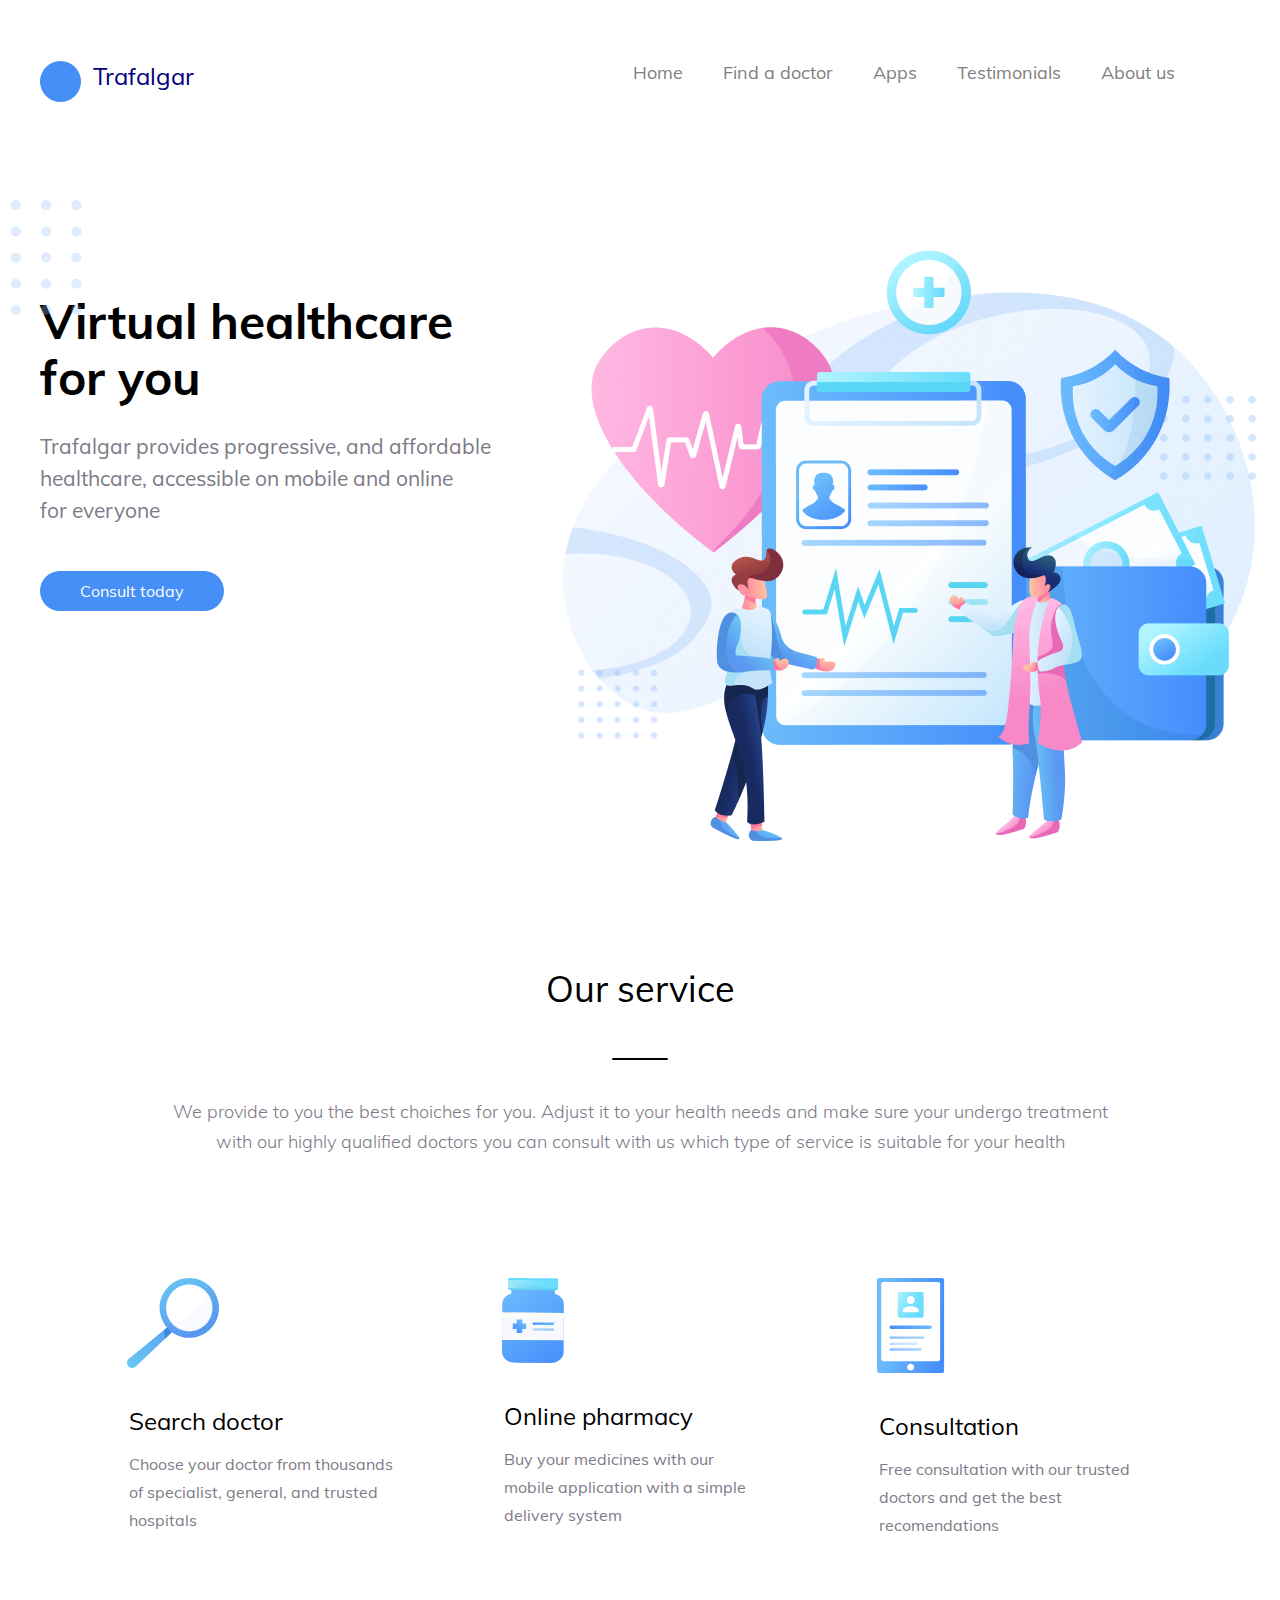
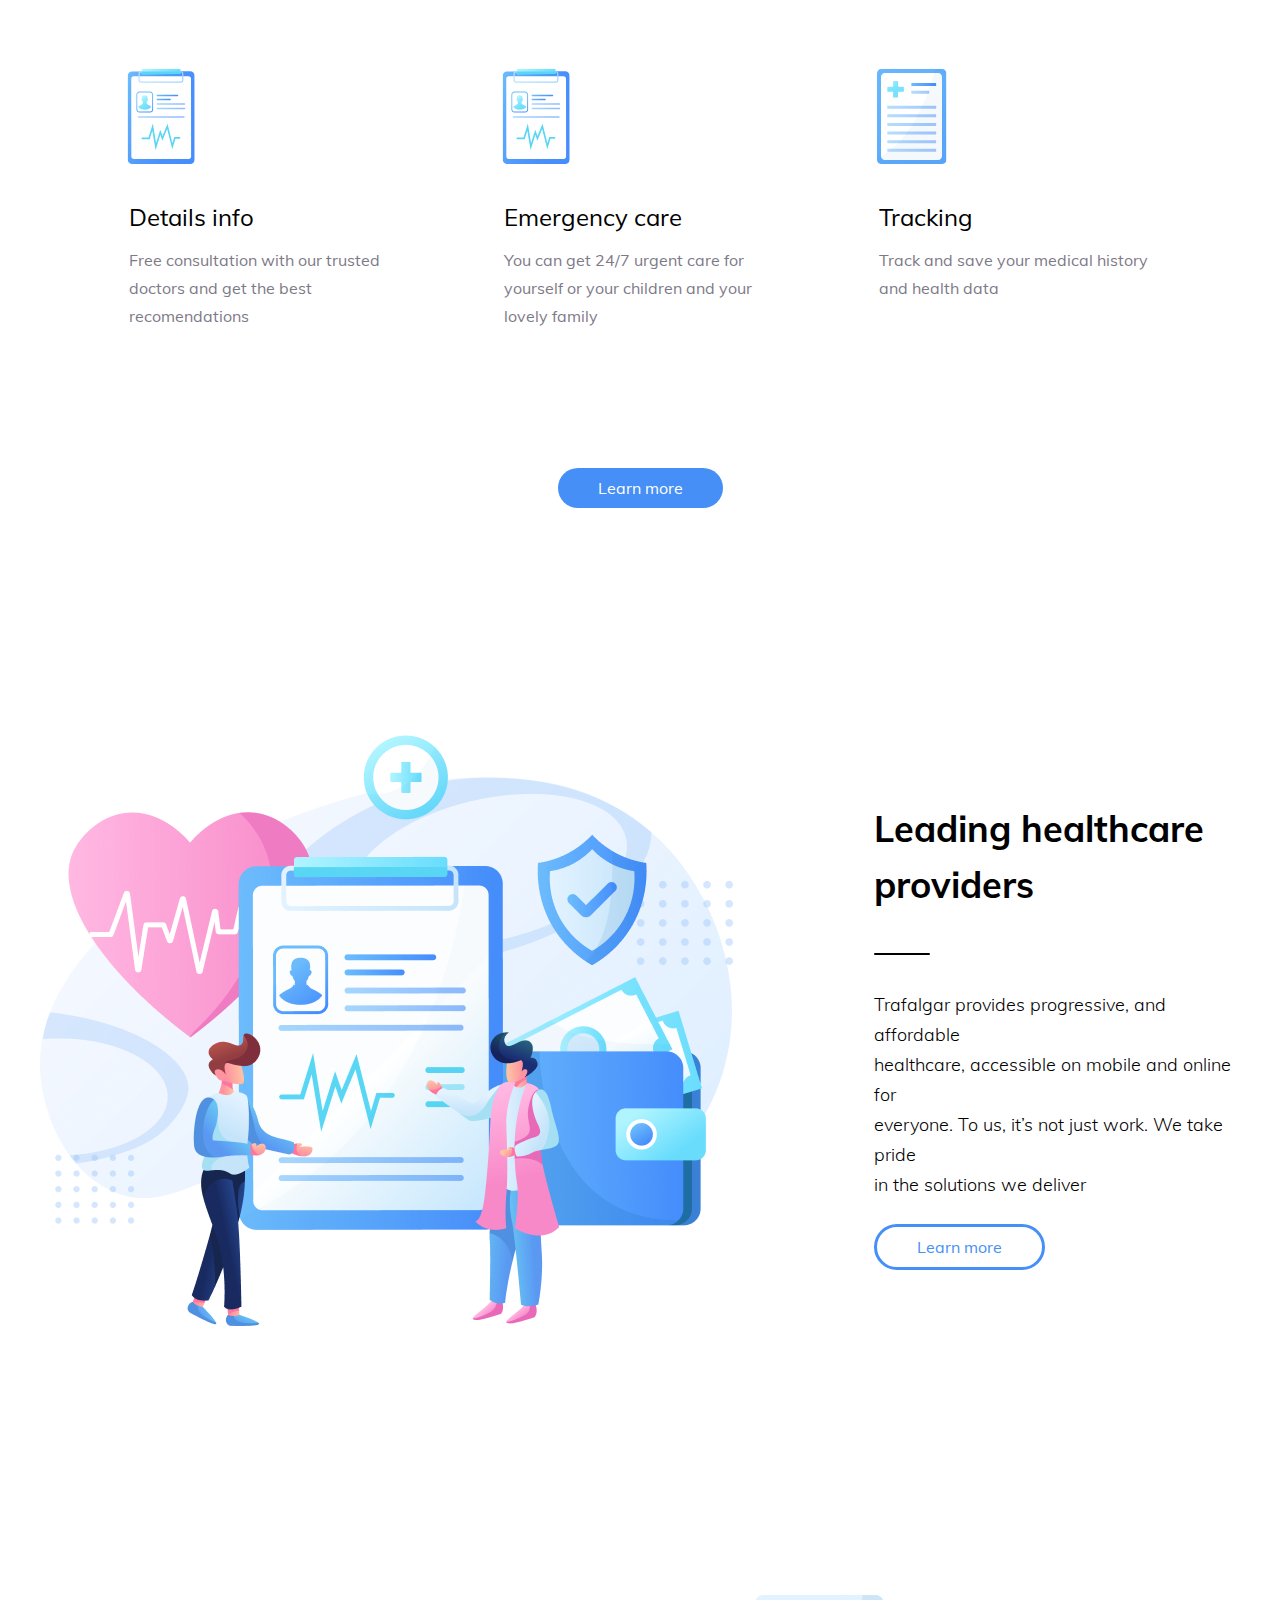
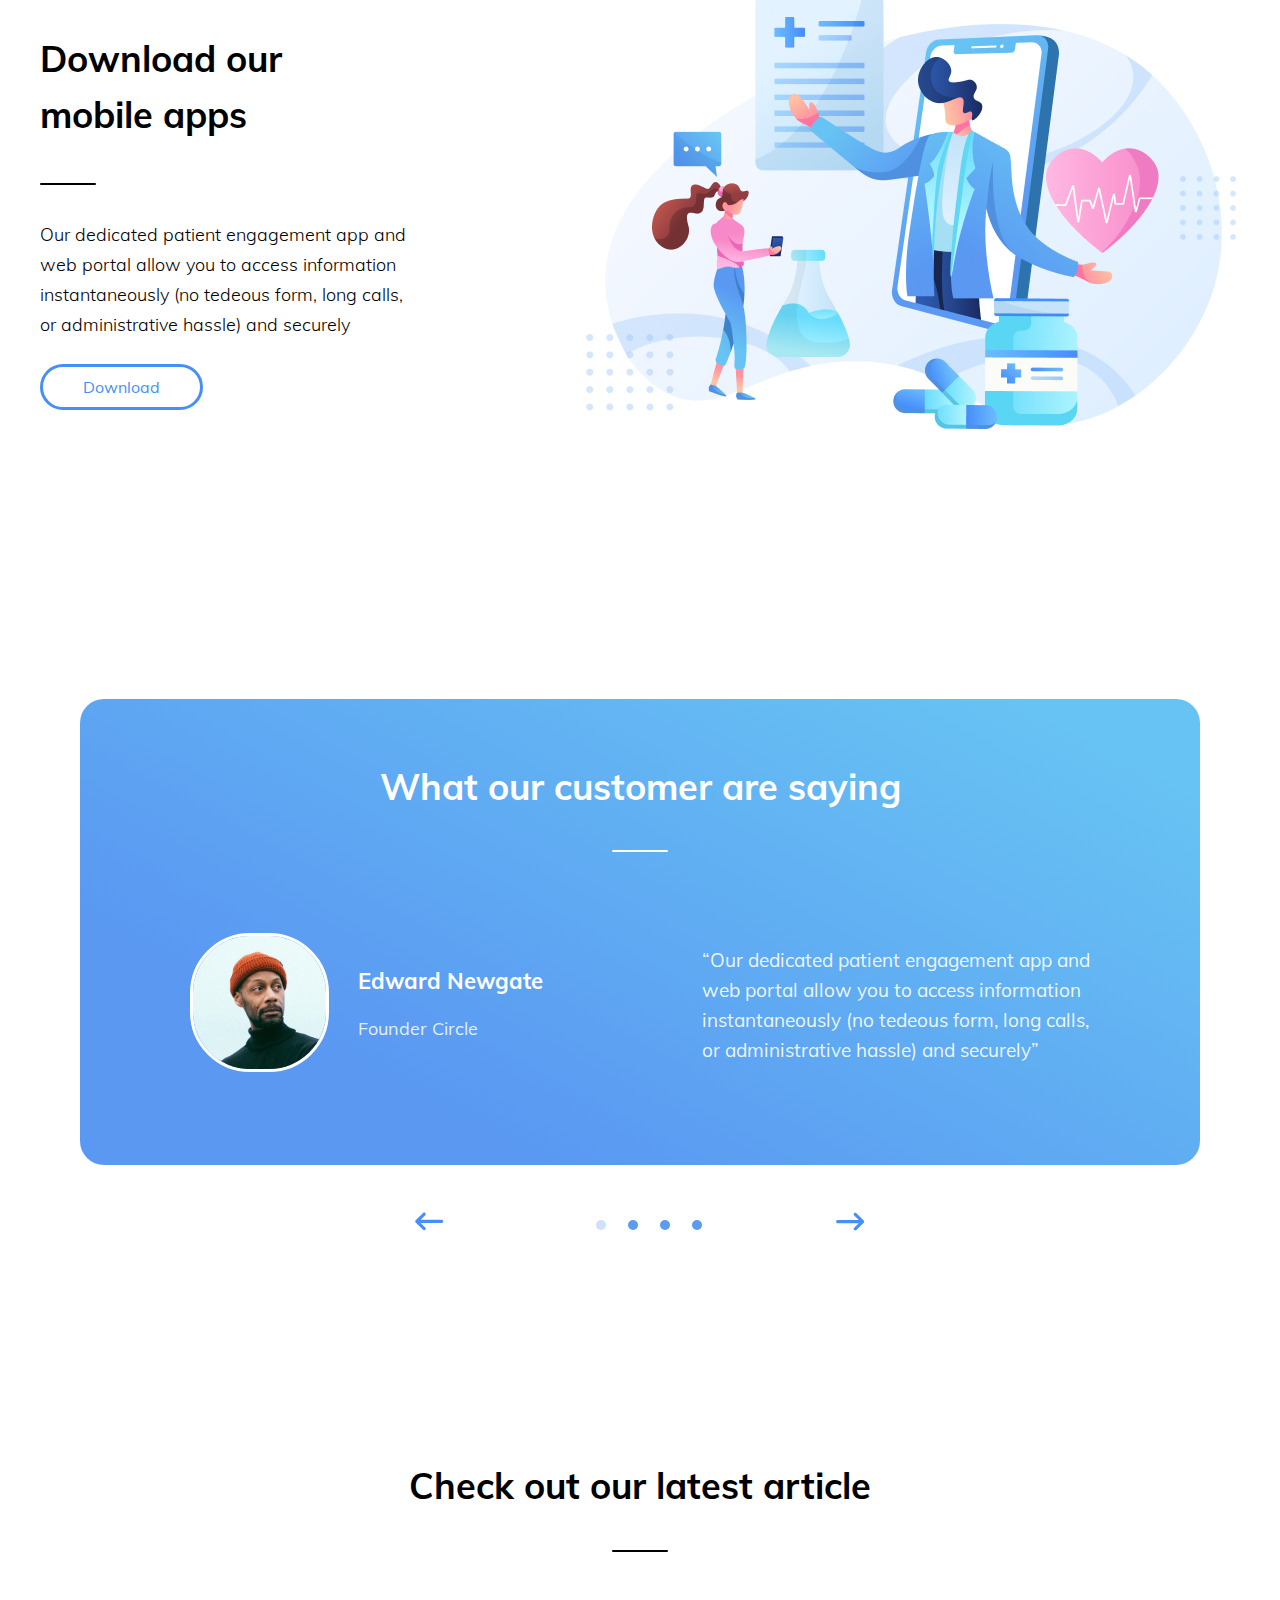
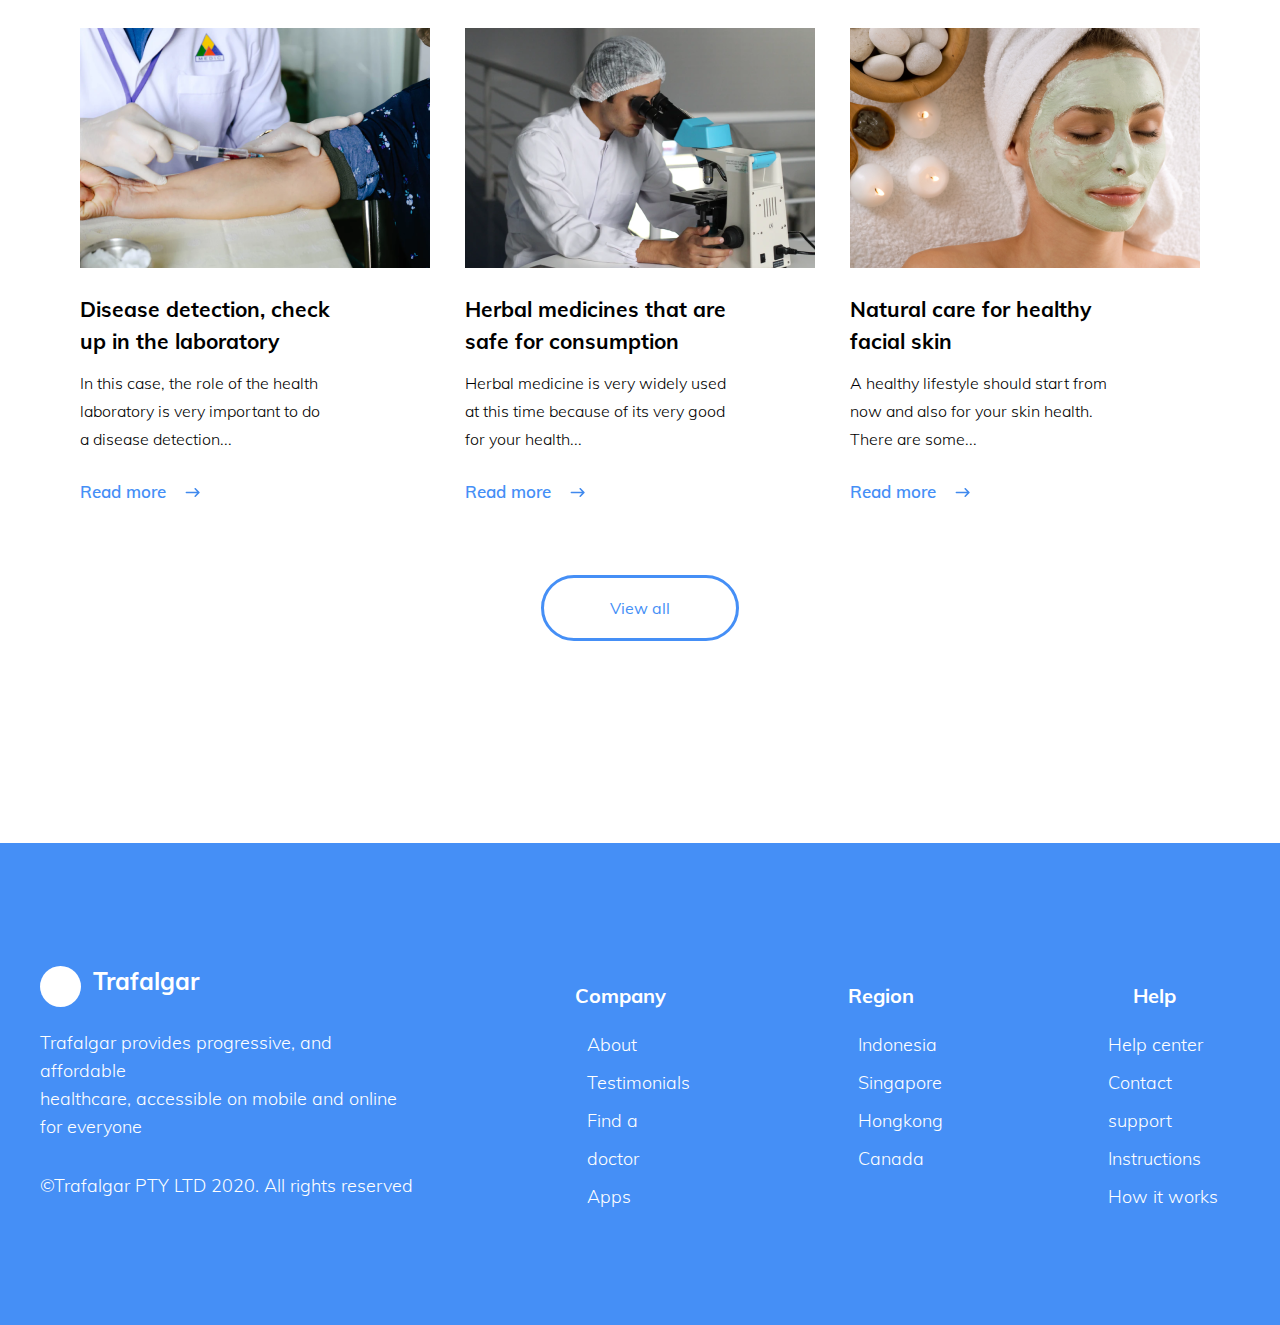
<file: index.html>
<!DOCTYPE html>
<html lang="en">
<head>
    <meta charset="UTF-8">
    <meta http-equiv="X-UA-Compatible" content="IE=edge">
    <meta name="viewport" content="width=device-width, initial-scale=1.0">
    <link rel="stylesheet" href="css/style.css">
    <title>Document</title>
</head>
<body>
    <header>

        <div class="container">
            
            <div class="logo">
                <img src="img/Ellipse 7.svg" alt="" >
                <span>Trafalgar</span>
            </div>

            <menu>
                <ul>
                    <li><a href="#">Home</a></li>
                    <li><a href="#">Find a doctor</a></li>
                    <li><a href="#">Apps</a></li>
                    <li><a href="#">Testimonials</a></li>
                    <li><a href="#">About us</a></li>
                </ul>
            </menu>

        </div>
    </header>

    <!-- ---------------------------------------------------------- -->

    <div class="section">
        <div class="container">
            <div class="main_info">
                <h1>Virtual healthcare <br> for you</h1>

                <div class="main_text">
                    Trafalgar provides progressive, and affordable <br>
                    healthcare, accessible on mobile and online <br>
                    for everyone
                </div>

                <div class="main_button">
                    <button><a href="#">Consult today</a></button>
                </div>

                <div class="main_image">
                    <img src="img/trafalgar-header illustration 1.png" alt="">
                </div>
            </div>
        </div>
        <div class="header_img">
            <img src="img/element.svg" alt="">
        </div>
    </div>

    <!-- ----------------------------------------------------- -->

    <div class="service">
        <div class="service_main">
            <div class="service_text">
                Our service
            </div>
            <p><img src="img/Rectangle 2.svg" alt=""></p>
            <div class="service_p">
                We provide to you the best choiches for you. Adjust it to your health needs and make sure your undergo treatment <br> with
                our highly qualified doctors you can consult with us which type of service is suitable for your health
            </div>
        </div>
    </div>

    <!-- ----------------------------------------------------- -->
    
    <div class="ser">
        <div class="service_container">
            <div class="doctor">
                <div class="nav_one">
                    <div class="nav_image">
                        <img src="img/Group.svg" alt="">
                    </div>
                    <div class="nav_title">
                        Search doctor
                    </div>
                    <div class="nav_text">
                        Choose your doctor from thousands  <br> of specialist, general, and trusted  <br> hospitals
                    </div>
                </div>
                <!-- ----------------------------------------------------- -->
                
                <div class="nav_one">
                    <div class="nav_image">
                        <img src="img/qwqw.svg" alt="">
                    </div>
                    <div class="nav_title">
                        Online pharmacy
                    </div>
                    <div class="nav_text">
                        Buy your medicines with our <br> mobile application with a simple  <br> delivery system
                    </div>
                </div>

                <!-- ----------------------------------------------------- -->

                <div class="nav_one">
                    <div class="nav_image">
                        <img src="img/Frame.svg" alt="">
                    </div>
                    <div class="nav_title">
                        Consultation
                    </div>
                    <div class="nav_text">
                        Free consultation with our trusted <br> doctors and get the best <br> recomendations
                    </div>
                </div>

                <!-- ----------------------------------------------------- -->
                
                <div class="nav_one">
                    <div class="nav_image">
                        <img src="img/ccd.svg" alt="">
                    </div>
                    <div class="nav_title">
                        Details info
                    </div>
                    <div class="nav_text">
                        Free consultation with our trusted <br> doctors and get the best <br> recomendations
                    </div>
                </div>

                <!-- ----------------------------------------------------- -->
                
                <div class="nav_one">
                    <div class="nav_image">
                        <img src="img/ccd.svg" alt="">
                    </div>
                    <div class="nav_title">
                        Emergency care
                    </div>
                    <div class="nav_text">
                        You can get 24/7 urgent care for <br> yourself or your children and your <br>
                        lovely family
                    </div>
                </div>

                <!-- ------------------------------------------------------------------- -->

                <div class="nav_one">
                    <div class="nav_image">
                        <img src="img/dcd.svg" alt="">
                    </div>
                    <div class="nav_title">
                        Tracking
                    </div>
                    <div class="nav_text">
                        Track and save your medical history <br> and health data
                    </div>
                </div>
            </div>
            <div class="button_learn">
                <button>Learn more</button>
            </div>
        </div>
    </div>

    <!-- ----------------------------------------------------- -->

    <div class="provaiders">
        <div class="container">
            <div class="lead">
                <div class="lead_image">
                    <img src="img/trafalgar-header illustration 1.png" alt="">
                </div>
                <div class="lead_text">
                    <div class="lead_h1">
                        Leading healthcare providers
                    </div>
                    <div class="lead_p">
                        <img src="img/Rectangle 2.svg" alt="">
                    </div>
                    <div class="lead_txt">
                        Trafalgar provides progressive, and affordable <br> healthcare, accessible on mobile and online for <br> everyone. To us, it’s not
                        just work. We take pride <br>
                        in the solutions we deliver
                    </div>
                    <div class="lead_button">
                        <a href="#" class="lead_btn">Learn more</a>
                    </div>
                </div>
            </div>
        </div>
    </div>

    <!-- ----------------------------------------------------- -->

    <div class="mobile">
        <div class="container">
            <div class="mobile_apps">
                <div class="mobile_all">
                    <div class="mobile_h1">
                        Download our <br>
                        mobile apps
                    </div>
                    <div class="mobile_p">
                        <img src="img/Rectangle 2.svg" alt="">
                    </div>
                    <div class="mobile_txt">
                        Our dedicated patient engagement app and <br>
                        web portal allow you to access information <br> instantaneously (no tedeous form, long calls,<br>
                        or administrative hassle) and securely
                    </div>
                    <div class="mobile_button">
                        <a href="#" class="btn">Download</a>
                    </div>
                </div>


                <div class="mobile_image">
                    <img src="img/trafalgar-illustration sec03 1.png" alt="">
                </div>
            </div>
        </div>
    </div>
    
    <!-- ----------------------------------------------------- -->

    <div class="men">
        <div class="container">
            <div class="men_container">
                <div class="men_h1">
                    What our customer are saying
                </div>
                <div class="men_p">
                    <img src="img/Rectangle 17.svg" alt="">
                </div>
                <div class="mens">
                    <div class="menstars">
                            <div class="mens_image">
                                <img src="img/image 1.png" alt="">
                            </div>
                            <div class="mens_p">
                                <div class="div_mp">Edward Newgate</div>
                                <div class="div_txt_p">Founder Circle</div>
                            </div>
                    </div>

                            <div class="mens_txt">
                                “Our dedicated patient engagement app and <br>
                                web portal allow you to access information <br> instantaneously (no tedeous form, long calls,<br>
                                or administrative hassle) and securely”
                            </div>
                        
                    </div>
                </div>
            </div>
            <div class="strelochka">
                <div class="str_1">
                    <div class="str_one">
                        <img src="img/1.svg" alt="">
                    </div>
                </div>
                
                <div class="str_3">
                    <div class="str_all">
                        <img src="img/4.svg" alt="">
                        <img src="img/3.svg" alt="">
                        <img src="img/3.svg" alt="">
                        <img src="img/3.svg" alt="">
                    </div>
                </div>

                <div class="str_2">
                    <div class="str_two">
                        <img src="img/2.svg" alt="">
                    </div>
                </div>
            </div>
        
        </div>
    </div>


    <!-- ----------------------------------------------------- -->

    <div class="check_block">
        <div class="check_container">
            <div class="check">
                Check out our latest article
            </div>
            <div class="check_par">
                <img src="img/Rectangle 2.svg" alt="">
            </div>

            <div class="check_info">
                <div class="check_nav">
                    <div class="check_img">
                        <img src="img/image 2.png" alt="">
                    </div>
                    <div class="check_h1">
                        Disease detection, check <br>
                        up in the laboratory
                    </div>
                    <div class="check_p">
                        In this case, the role of the health <br> laboratory is very important to do <br>
                        a disease detection...
                    </div>
                    <div class="check_icons">
                        <a href="">Read more<img src="img/oo.svg" alt=""></a>
                    </div>
                </div>

                <!-- ----------------------------------------------------- -->

                <div class="check_nav">
                    <div class="check_img">
                        <img src="img/image 2 (1).png" alt="">
                    </div>
                    <div class="check_h1">
                        Herbal medicines that are <br>
                        safe for consumption
                    </div>
                    <div class="check_p">
                        Herbal medicine is very widely used <br> at this time because of its very good <br> for your health...
                    </div>
                    <div class="check_icons">
                        <a href="">Read more<img src="img/oo.svg" alt=""></a>
                    </div>
                </div>

                <!-- ----------------------------------------------------- -->

                <div class="check_nav">
                    <div class="check_img">
                        <img src="img/image 3.png" alt="">
                    </div>
                    <div class="check_h1">
                        Natural care for healthy <br>
                        facial skin
                    </div>
                    <div class="check_p">
                        A healthy lifestyle should start from <br> now and also for your skin health.<br>
                        There are some...
                    </div>
                    <div class="check_icons">
                        <a href="">Read more<img src="img/oo.svg" alt=""></a>
                    </div>
                </div>
            </div>
            <div class="check_button">
                <a href="">View all</a>
            </div>
        </div>
    </div>

    <!-- ----------------------------------------------------- -->

    <footer>
        <div class="container">
            <div class="footer_all">
                <div class="footer_alltwo">
                    <div class="footer_l">
                        <div class="logo_footer">
                            <img src="img/Ellipse 8.svg" alt="">
                            <span>Trafalgar</span>
                        </div>
                        <div class="footer_p">
                            Trafalgar provides progressive, and affordable <br> healthcare, accessible on mobile and online <br>
                            for everyone
                        </div>
                        <div class="footer_pp">
                            ©Trafalgar PTY LTD 2020. All rights reserved
                        </div>
                    </div>
                </div>
                <div class="footer_menu">
                    <div class="footer_menuli">
                        <div class="li_menu">
                            <div class="li_h1">
                                Company
                            </div>
                            <li><a href="">About</a></li>
                            <li><a href="">Testimonials</a></li>
                            <li><a href="">Find a doctor</a></li>
                            <li><a href="">Apps</a></li>
                        </div>
                    </div>

                    <div class="footer_menuli">
                        <div class="li_menu">
                            <div class="li_h1">
                                Region
                            </div>
                            <li><a href="">Indonesia</a></li>
                            <li><a href="">Singapore</a></li>
                            <li><a href="">Hongkong</a></li>
                            <li><a href="">Canada</a></li>
                        </div>
                    
                    </div>

                    <div class="footer_menuli">
                        <div class="li_menu">
                            <div class="li_h1">
                                Help
                            </div>
                            <li><a href="">Help center</a></li>
                            <li><a href="">Contact support</a></li>
                            <li><a href="">Instructions</a></li>
                            <li><a href="">How it works</a></li>
                        </div>
                    
                    </div>

                </div>
            </div>
        </div>
    </footer>

</body>
</html>
</file>
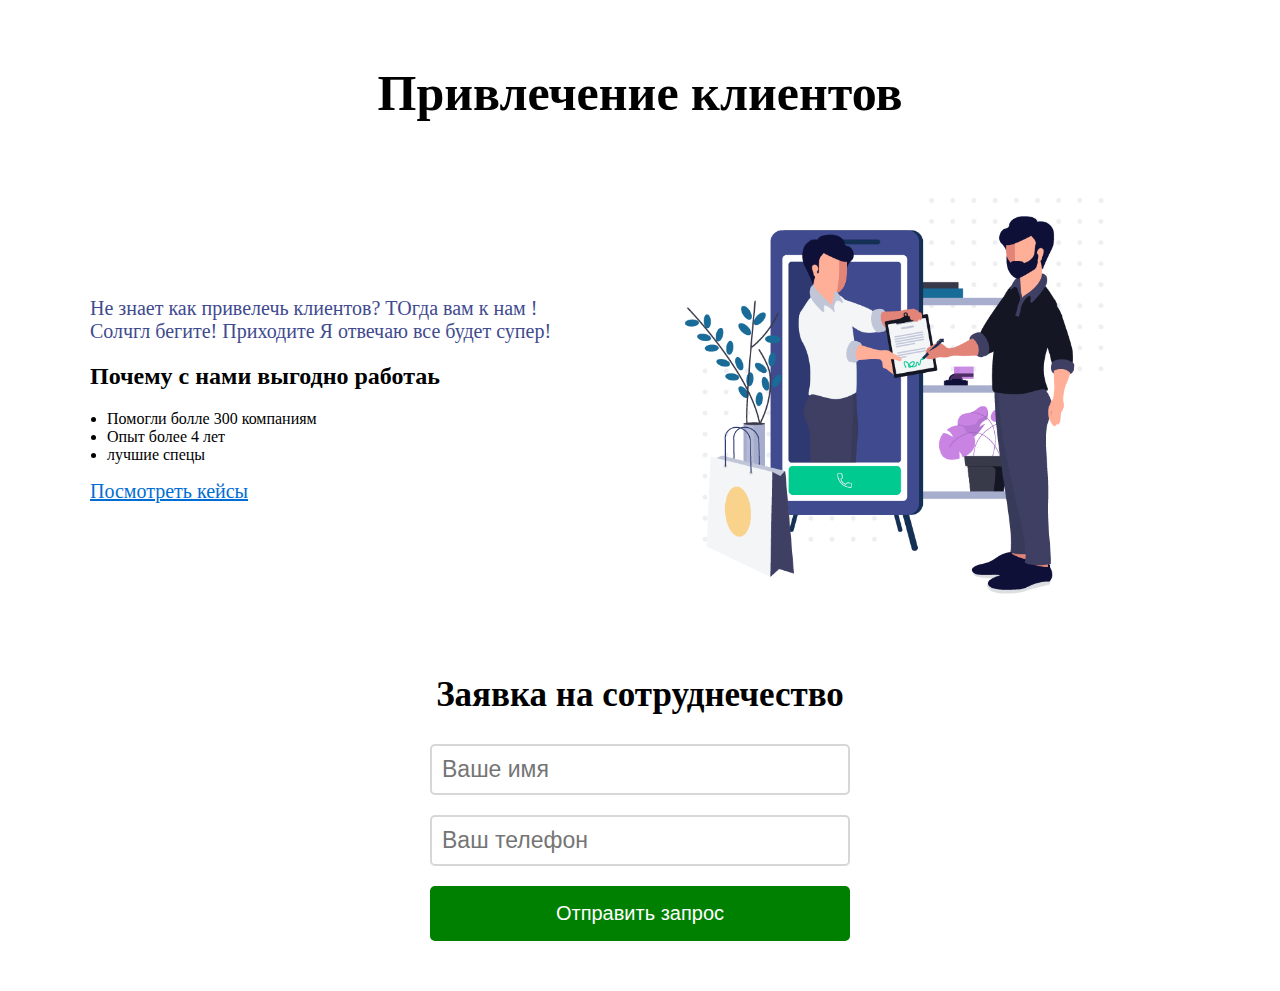
<file: clients/index.html>
<!DOCTYPE html>
<html lang="en">
<head>
    <meta charset="UTF-8">
    <meta http-equiv="X-UA-Compatible" content="IE=edge">
    <meta name="viewport" content="width=device-width, initial-scale=1.0">
    <link rel="stylesheet" href="css/style.css">
    <title>Document</title>
</head>
<body>
    <h1 class="title">Привлечение  <span>клиентов</span></h1>
    

    <div class="main">
        <div class="main_info">
            <p>Не знает как привелечь клиентов? ТОгда вам к нам ! Солчгл бегите! Приходите Я отвечаю все будет супер!</p>
            <h2>Почему с нами выгодно работаь </h2>
            <ul>
                <li>Помогли болле 300 компаниям</li>
                <li>Опыт более 4 лет</li>
                <li>лучшие спецы</li>
            </ul>
            <a href="https://www.google.com/">Посмотреть кейсы</a>
        </div>
    

        

        <img src="image.png" alt="">

    </div>


    <div class="form">
        <h2>Заявка на сотруднечество</h2>
        <input type="text" placeholder="Ваше имя">
        <input type="text" placeholder="Ваш телефон">
        
        <button>Отправить запрос</button>
    </div>

</body>
</html>
</file>
<file: css/style.css>
*{
    margin: 0;
    padding: 0;
    list-style: none;
    text-decoration: none;
    color: inherit;
    font-size: 100%;
    box-sizing: border-box;
}

@font-face {
    font-family:'mul';
    src: url(../fonts/Mulish.ttf);
}

body{
    font-family: 'mul';
}
header{
    padding-top: 61px;

}


.container{
    max-width: 1200px;
    margin: 0 auto;
    /* background: red; */
    display: flex;
}
.logo img {
    vertical-align: bottom;
}

span{
    color:#000080;
    font-size: 24px;
    margin-left: 12px;
    position: absolute;
    
}

menu{
    margin-left: 512px;
}

menu ul{
    display: flex;
}

li{
    margin-left: 40px;
}
li a{
    font-size: 18px;
    color: grey;
    text-decoration: none;
}

li a:hover{
    color: #000;
}

h1{
    margin-top: 191px;
    font-size: 48px;
    line-height: 56px
}

.main_text{
    margin-top: 25px;
    font-size: 21px;
    line-height: 32px;
    color: #7D7987;
}

.main_button{
    margin-top: 45px;
}

button{
    background: #458FF6;
    border-radius: 55px;
    padding: 10px 40px 10px 40px;
    border: none;
    font-family: 'mul';
    color: #FFF;
    transition: background-color .5s;
}

button:hover{
    cursor: pointer;
    background: #7D7987;
}

.main_image{
    position: absolute;
    left:44%;
    top:27%;
}

.header_img img{
    position: absolute;
    bottom: 65%;
}

/* ------------------------- */

.service{
    margin-top: 350px;
}
.service_main{
    display: flex;
    align-items: center;
    justify-content: center;
    flex-direction: column;
}

.service_text{
    font-size: 36px;
    line-height: 56px
}
p{
    margin-top: 27px;
}
.service_p{
    margin-top: 33px;
    text-align: center;
    font-weight: 300;
    font-size: 18px;
    line-height: 30px;
    color: #7D7987;
}
/* -------------------------------------------- */

.ser{
    margin-top: 60px;
    /* max-width: 1250px; */
    /* background: red; */
}

.service_container{
    width: 1100px;
    margin: 0 auto;
}

.doctor{
    /* width: 950; */
    /* background: black; */
    display: flex;
    align-items: center;
    justify-content: space-between;
    flex-wrap: wrap;
    
}

.nav_one{
    width: 350px;
    height: 354px;
    background: #FFF;
    border-radius: 20px;
    margin-bottom: 37px;
}

.nav_one:hover{
    cursor: pointer;
}

.nav_image{
    padding: 61px 221px 0px 37px;
}

.nav_title{
    margin-top: 21px;
    padding-left: 39px;
    font-size: 24px;
    line-height: 56px;
}
.nav_text{
    margin-top: 1px;
    padding-left: 39px;
    font-size: 16px;
    line-height: 28px;
    color:#7D7987;
}

.button_learn{
    margin-top: 69px;
    display: flex;
    align-items: center;
    justify-content: center;
}

/* ------------------------------------------------------- */

.provaiders{
    margin-top: 220px;
}

.container{
    /* background: red; */
}

.lead{
    width: 100%;
    display: flex;
    align-items: center;
    /* justify-content: center; */
}

.lead_text{
    margin-left: 141px;
}
.lead_h1{
    font-size: 36px;
    line-height: 56px;
    font-weight: 700;
    margin-bottom: 26px;
}
.lead_p{
    margin-bottom: 31px;
}
.lead_txt{
    font-weight: 300;
    font-size: 18px;
    line-height: 30px;
    margin-bottom: 37px;
}

.lead_button > .lead_btn{
    /* background: #458FF6; */
    border-radius: 55px;
    padding: 10px 40px 10px 40px;
    /* border: none; */
    border:solid;
    color: #458FF6;
    transition: background-color .5s;
}

.lead_btn:hover{
    background: #458FF6;
    color: #FFF;
}

/* ------------------------------------ */

.mobile{
    margin-top: 265px;
}

.mobile_apps{
    width: 100%;
    display: flex;
    align-items: center; 
    justify-content: space-between; 
}

.mobile_h1{
    font-size: 36px;
    line-height: 56px;
    font-weight: 700;
    margin-bottom: 26px;
}
.mobile_p{
    margin-bottom: 31px;
}
.mobile_txt{
    font-weight: 300;
    font-size: 18px;
    line-height: 30px;
    margin-bottom: 37px;
}

.mobile_button > .btn {
    border-radius: 55px;
    padding: 10px 40px 10px 40px;
    border: solid;
    color: #458FF6;
    transition: background-color .5s;
}

.btn:hover {
    background: #458FF6;
    color: #FFF;
}

/* ------------------------------------ */

.men{
    margin-top: 266px;
}

.men_container{
    width: 1120px;
    background: linear-gradient(208.18deg, #67C3F3 9.05%, #5A98F2 76.74%);
    border-radius: 24px;
    margin: 0 auto;
}


.men_h1{
    font-weight: 700;
    font-size: 36px;
    line-height: 48px;
    color: #FFF;
    text-align: center;
    margin-top: 64px;
}

.men_p{
    margin-top: 25px;
    text-align: center;
}

.mens{
    width: 900px;
    /* background: green; */
    margin: 0 auto;
    margin-top: 77px;
    display: flex;
    align-items: center;
    justify-content: space-between;
}

.menstars{
    display: flex;
    align-items: center;
    margin-bottom: 89px;
}

.mens_image > img{
    border-radius: 60px;
    border: solid;
    color: #FFF;
}
.mens_p{
    margin-left: 29px;
}

.div_mp{
    font-weight: 700;
    font-size: 22px;
    line-height: 48px;
    color: #FFF;
    mix-blend-mode: normal;
}

.div_txt_p{
    font-weight: 400;
    font-size: 18px;
    line-height: 48px;
    color: rgba(255, 255, 255, 0.85);
}
.mens_txt{
    margin-left: 110px;
    font-weight: 400;
    font-size: 19px;
    line-height: 30px;
    color: rgba(255, 255, 255, 0.9);
    margin-bottom: 89px;
}

.strelochka{
    display: flex;
    align-items: center;
    justify-content: space-between;
    width: 450px;
    margin: 0 auto;
    margin-top: 47px;
    
}

.str_3{
    margin-left: 92px;
    margin-right: 92px;
}

.str_all img{
    padding-left: 18px;
}


/* ------------------------------ */

.check_block{
    margin-top: 227px;
}

.check_container{
    max-width: 1120px;
    /* background: red; */
    margin: 0 auto;
}
.check{
    font-weight: 700;
    font-size: 36px;
    line-height: 48px;
    text-align: center;
}
.check_par{
    text-align: center;
    margin-top: 26px;
}

.check_info{
    /* background: green; */
    margin-top: 72px;
    display: flex;
    align-items: center;
    justify-content: space-between;
}
.check_nav{
    /* width: 369px; */
    /* background: purple; */
    
}

.check_h1{
    font-weight: 700;
    font-size: 21px;
    line-height: 32px;
    margin-top: 21px;
}

.check_p{
    font-weight: 300;
    font-size: 16px;
    line-height: 28px;
    text-align: left;
    margin-top: 12px;
    
}
.check_icons{
    width: 120px;
    margin-top: 25px;
}

.check_icons a{
    font-weight: 600;
    font-size: 17px;
    line-height: 28px;
    color: #458FF6;
    line-height: 28px;

    display: flex;
    align-items: center;
    justify-content: space-between;
}

.check_button{
    margin-top: 69px;
    display: flex;
    align-items:center;
    justify-content: center;
}
.check_button > a{
    border: solid;
    border-radius: 35px;
    color: #458FF6;
    padding: 20px 66px 20px 66px;
}

/* ----------------------- */

footer{
    background: #458FF6;
    margin-top: 202px;
}

.container{
    /* background: green; */
}

.footer_all{
    display: flex;
    /* align-items: center; */
    /* justify-content: space-between; */
    margin-top: 123px;
    margin-bottom: 109px; 
}

.footer_l{
    /* background: yellow; */
}

.logo_footer img{
    vertical-align: bottom;
}
.logo_footer > span{
    font-weight: 700;
    font-size: 24px;
    line-height: 30px;
    color: #FFF;
}

.footer_p{
    margin-top: 22px;
    font-weight: 300;
    font-size: 18px;
    line-height: 28px;
    color: #FFF;
}

.footer_pp{
    margin-top: 31px;
    font-weight: 300;
    font-size: 18px;
    line-height: 28px;
    color: #FFF;
}

.footer_menu{

    display: flex;

    /* padding-left: 145px; */
}

.li_menu{
    margin-left: 125px;
    /* background: red; */
}



.li_h1{
    display: flex;
    align-items: center;
    justify-content: center;

    font-weight: 700;
    font-size: 20px;
    line-height: 60px;
    color: #FFF;
}

.li_menu > li > a{
    color: #FFF;
    font-weight: 300;
    font-size: 18px;
    line-height: 38px;
    
}
</file>
<file: clients/css/style.css>
* {
    /* margin: 0; */
    /* padding: 0; */
    /* list-style: none; */
    /* text-decoration: none; */
    /* color: inherit; */
    /* font-size: 100%; */
    /* box-sizing: border-box; */
}

.title{
    text-align: center;
    padding: 30px;
    font-size: 50px;
}

.main{
    display: flex;
    align-items: center;
    justify-content: center;
}

.main img{
    max-width: 600px;

}

.main_info{
    max-width: 500px;
}

.main_info p{
    font-size: 20px;
    color: #404a8f;
}

.main_info ul{
    padding-left:17px ;
}

.main_info a{
    font-size: 20px;
    color: #006dd4;
}

.form{
    max-width: 420px;
    margin: 50px auto;
    display: flex;
    flex-direction: column;
}
.form h2{
    text-align: center;
    font-size: 35px;

}
.form input{
    padding: 10px;
    font-size: 23px;
    border-radius: 5px;
    margin-bottom: 20px;
    border: 2px solid #d7d7d7;
}

.form button{
    background: green;
    color: white;
    padding: 16px;
    border-radius: 5px;
    font-size: 20px;
    border: 0px;

}
</file>
